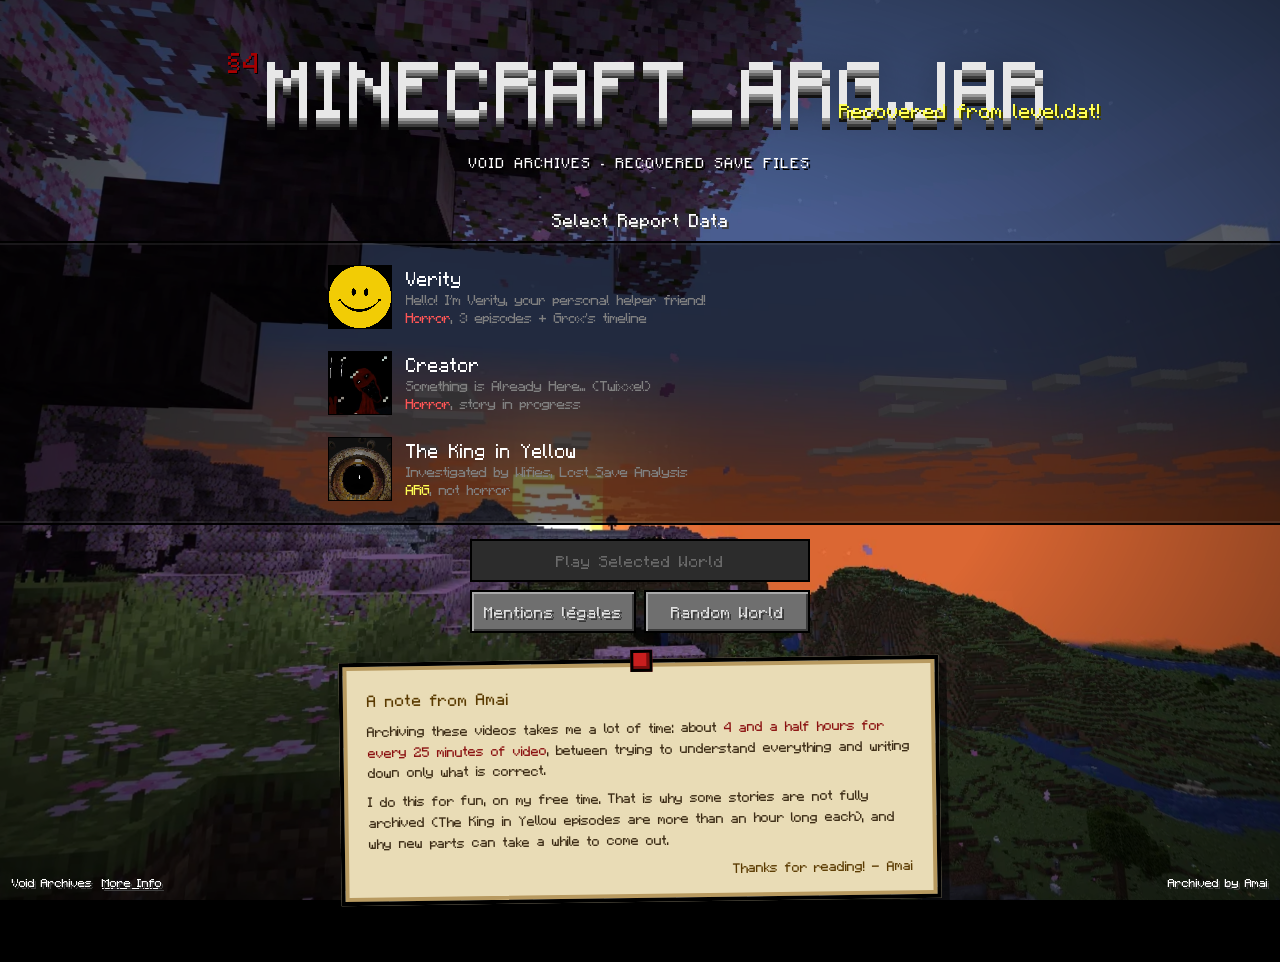
<file: index.html>
<!DOCTYPE html>
<html lang="fr">
<head>
    <meta charset="UTF-8">
    <meta name="viewport" content="width=device-width, initial-scale=1.0">
    <link rel="icon" href="favicon.ico" sizes="48x48">
    <link rel="icon" type="image/webp" href="Characters/Verity/Verity.webp" sizes="512x512">
    <title>Minecraft Horror ARG Archives: Creator, Verity, The King in Yellow</title>
    <meta name="description" content="Fan archives of Minecraft horror ARGs: Creator by Twixxel, Verity (ThatMob and Grox) and The King in Yellow. Full stories and dialogues.">
    <style>
        @font-face {
            font-family: 'Minecraftia';
            src: local('Minecraftia'), url('Minecraftia.woff') format('woff');
        }

        html { scrollbar-width: none; -ms-overflow-style: none; }
        html::-webkit-scrollbar { display: none; }

        :root {
            --accent: #55ffff;
            --accent-dark: #004466;
            --gray: #aaaaaa;
        }
        body.theme-red    { --accent: #ff5555; --accent-dark: #3f0000; }
        body.theme-yellow { --accent: #ffff55; --accent-dark: #3f3f00; }

        * { box-sizing: border-box; }

        body {
            font-family: 'Minecraftia', 'Courier New', monospace;
            background: #000;
            color: #fff;
            margin: 0;
            min-height: 100vh;
            display: flex;
            flex-direction: column;
            overflow-x: hidden;
            image-rendering: pixelated;
            -webkit-user-select: none;
            user-select: none;
        }
        img { -webkit-user-drag: none; user-drag: none; pointer-events: none; }

        /* =========================================================
           PANORAMA : ciel par défaut, il se corrompt selon le monde survolé
           ========================================================= */
        .pano {
            position: fixed;
            inset: -8%;
            background-size: cover;
            background-position: center;
            opacity: 0;
            transition: opacity 0.8s ease;
            animation: pan 60s ease-in-out infinite alternate;
            z-index: -2;
        }
        .pano.on { opacity: 1; }
        @keyframes pan {
            from { transform: scale(1.05) translateX(-3%); }
            to   { transform: scale(1.12) translateX(3%); }
        }
        /* Le vrai panorama de l'écran titre (1.20.1) : un cube autour de la caméra qui tourne lentement */
        .cube-scene {
            position: fixed;
            inset: 0;
            overflow: hidden;
            z-index: -3;
            background: #6a8ab8;
        }
        .cube {
            position: absolute;
            left: 50%;
            top: 50%;
            width: 0;
            height: 0;
            transform-style: preserve-3d;
        }
        .cube > div {
            position: absolute;
            width: 2052px;
            height: 2052px;
            margin: -1026px 0 0 -1026px;
            background-size: 100% 100%;
            image-rendering: auto;
            backface-visibility: hidden;
        }
        .cube .f0 { background-image: url('Panorama/panorama_0.webp'); transform: translateZ(-1024px); }
        .cube .f1 { background-image: url('Panorama/panorama_1.webp'); transform: rotateY(-90deg) translateZ(-1024px); }
        .cube .f2 { background-image: url('Panorama/panorama_2.webp'); transform: rotateY(180deg) translateZ(-1024px); }
        .cube .f3 { background-image: url('Panorama/panorama_3.webp'); transform: rotateY(90deg) translateZ(-1024px); }
        .cube .f4 { background-image: url('Panorama/panorama_4.webp'); transform: rotateX(-90deg) translateZ(-1024px); }
        .cube .f5 { background-image: url('Panorama/panorama_5.webp'); transform: rotateX(90deg) translateZ(-1024px); }
        /* le panorama s'éteint quand un monde est survolé */
        .cube-scene { transition: filter 0.8s; }
        body.theme-red .cube-scene, body.theme-yellow .cube-scene { filter: brightness(0.3) saturate(0.5); }
        .pano-verity  { background-image: url('Characters/Verity/Images/evil_verity.webp'); filter: brightness(0.45) saturate(1.2); }
        .pano-creator { background-image: url('Characters/Creator/Images/here.webp'); filter: brightness(0.45) saturate(1.3); }
        .pano-king    { background-image: url('Characters/TheKingInYellow/Thekinginyellowtrueform.webp'); filter: brightness(0.5) sepia(0.3); }
        .pano-tint {
            position: fixed;
            inset: 0;
            z-index: -1;
            pointer-events: none;
            background: radial-gradient(ellipse at center, transparent 40%, rgba(0, 0, 0, 0.55) 100%);
            transition: background 0.8s;
        }
        body.theme-red .pano-tint    { background: radial-gradient(ellipse at center, rgba(60,0,0,0.25) 30%, rgba(0,0,0,0.9) 100%); }
        body.theme-yellow .pano-tint { background: radial-gradient(ellipse at center, rgba(40,40,0,0.2) 30%, rgba(0,0,0,0.85) 100%); }

        /* Grain et lignes d'écran : invisibles dans le ciel, ils apparaissent quand ça devient sombre */
        .fx-grain, .fx-scan { position: fixed; inset: 0; pointer-events: none; z-index: 900; opacity: 0; transition: opacity 0.6s; }
        .fx-scan { background: repeating-linear-gradient(to bottom, rgba(0,0,0,0.2) 0 1px, transparent 1px 3px); mix-blend-mode: multiply; }
        .fx-grain {
            background-image: url("data:image/svg+xml,%3Csvg xmlns='http://www.w3.org/2000/svg' width='160' height='160'%3E%3Cfilter id='n'%3E%3CfeTurbulence type='fractalNoise' baseFrequency='0.9' numOctaves='2' stitchTiles='stitch'/%3E%3C/filter%3E%3Crect width='100%25' height='100%25' filter='url(%23n)'/%3E%3C/svg%3E");
            animation: grain 0.6s steps(4) infinite;
        }
        body.theme-red .fx-grain, body.theme-yellow .fx-grain { opacity: 0.09; }
        body.theme-red .fx-scan, body.theme-yellow .fx-scan { opacity: 1; }
        @keyframes grain {
            0% { transform: translate(0, 0); } 25% { transform: translate(-30px, 20px); }
            50% { transform: translate(20px, -40px); } 75% { transform: translate(-10px, 30px); } 100% { transform: translate(0, 0); }
        }

        /* =========================================================
           LOGO + SPLASH (écran titre)
           ========================================================= */
        .title {
            position: relative;
            text-align: center;
            padding: 50px 16px 10px;
        }
        .logo-wrap { position: relative; display: inline-block; }
        .logo {
            position: relative;
            margin: 0;
            font-weight: normal;
            font-size: clamp(26px, 6.4vw, 64px);
            line-height: 1.15;
            color: #e8e8e8;
            letter-spacing: 1px;
            text-shadow:
                0 3px 0 #9a9a9a,
                0 6px 0 #6a6a6a,
                0 9px 0 #3a3a3a,
                0 12px 0 #111,
                0 0 40px rgba(0, 0, 0, 0.4);
            transition: color 0.4s;
        }
        .logo sup { font-size: 0.35em; color: #aa0000; text-shadow: 1px 1px 0 #000; vertical-align: top; margin-right: 6px; }
        body.theme-red .logo {
            color: #ff4545;
            text-shadow: 0 3px 0 #a00000, 0 6px 0 #700000, 0 9px 0 #400000, 0 12px 0 #1a0000, 0 0 50px rgba(255,0,0,0.5);
        }
        body.theme-yellow .logo {
            color: #ffff66;
            text-shadow: 0 3px 0 #b0a000, 0 6px 0 #706600, 0 9px 0 #403a00, 0 12px 0 #1a1800, 0 0 50px rgba(255,255,0,0.35);
        }
        .logo::before, .logo::after {
            content: attr(data-text);
            position: absolute;
            inset: 0;
            opacity: 0;
            text-shadow: none;
        }
        .logo::before { color: #00ffff; }
        .logo::after  { color: #ff00ff; }
        .logo.glitch::before { animation: glitch-a 0.35s steps(1) both; }
        .logo.glitch::after  { animation: glitch-b 0.35s steps(1) both; }
        @keyframes glitch-a {
            0%   { opacity: 0.8; clip-path: inset(10% 0 70% 0); transform: translate(-6px, 0); }
            30%  { clip-path: inset(60% 0 10% 0); transform: translate(5px, 0); }
            60%  { clip-path: inset(30% 0 45% 0); transform: translate(-3px, 0); }
            100% { opacity: 0; }
        }
        @keyframes glitch-b {
            0%   { opacity: 0.8; clip-path: inset(70% 0 5% 0); transform: translate(6px, 0); }
            40%  { clip-path: inset(15% 0 60% 0); transform: translate(-5px, 0); }
            70%  { clip-path: inset(45% 0 30% 0); transform: translate(2px, 0); }
            100% { opacity: 0; }
        }
        .splash {
            position: absolute;
            right: -6%;
            bottom: 2%;
            color: #ffff55;
            font-size: clamp(10px, 1.6vw, 16px);
            white-space: nowrap;
            text-shadow: 2px 2px 0 #3f3f00;
            animation: splash 0.45s ease-in-out infinite alternate;
        }
        @keyframes splash {
            from { transform: rotate(-16deg) scale(0.92); }
            to   { transform: rotate(-16deg) scale(1.04); }
        }
        .sub {
            margin: 30px 0 0;
            font-size: 11px;
            color: #fff;
            text-shadow: 2px 2px 0 #000;
            letter-spacing: 2px;
        }

        /* =========================================================
           ÉCRAN « SELECT WORLD »
           ========================================================= */
        .screen-title {
            text-align: center;
            margin: 28px 0 10px;
            font-size: 14px;
            color: #fff;
            text-shadow: 2px 2px 0 #3f3f3f;
        }
        .worlds {
            width: 100%;
            background: rgba(0, 0, 0, 0.55);
            border-top: 2px solid #000;
            border-bottom: 2px solid #000;
            box-shadow: inset 0 2px 0 rgba(255,255,255,0.08), inset 0 -2px 0 rgba(255,255,255,0.08);
            padding: 14px 16px;
        }
        .list { max-width: 640px; margin: 0 auto; display: flex; flex-direction: column; gap: 6px; }

        .world {
            display: flex;
            gap: 14px;
            align-items: center;
            padding: 6px;
            border: 2px solid transparent;
            text-decoration: none;
            color: #fff;
            outline: none;
            cursor: pointer;
        }
        .world.selected { border-color: #a0a0a0; background: rgba(0, 0, 0, 0.6); }
        body.theme-red .world.selected    { border-color: #ff5555; box-shadow: 0 0 16px rgba(255, 0, 0, 0.35); }
        body.theme-yellow .world.selected { border-color: #ffff55; box-shadow: 0 0 16px rgba(255, 255, 0, 0.25); }

        /* Icône 64x64 avec la flèche ▶ au survol, comme dans Minecraft */
        .icon {
            position: relative;
            width: 64px;
            height: 64px;
            flex-shrink: 0;
            background: #000;
            border: 1px solid #000;
            overflow: hidden;
        }
        .icon img { width: 100%; height: 100%; display: block; object-fit: cover; }
        .icon .alt { position: absolute; inset: 0; opacity: 0; }
        .world.selected .icon .alt { opacity: 1; }
        .icon::after {
            content: "";
            position: absolute;
            inset: 0;
            background: rgba(0, 0, 0, 0.45) url("data:image/svg+xml,%3Csvg xmlns='http://www.w3.org/2000/svg' viewBox='0 0 8 8' shape-rendering='crispEdges'%3E%3Cpath fill='%23fff' d='M2 1h1v6H2zM3 2h1v4H3zM4 3h1v2H4z'/%3E%3C/svg%3E") center / 32px 32px no-repeat;
            opacity: 0;
        }
        .world.selected .icon::after { opacity: 1; }

        .info { display: block; flex: 1; min-width: 0; line-height: 1.6; }
        .info > span { display: block; }
        .info .name { font-size: 15px; color: #fff; }
        .info .line { font-size: 11px; color: #808080; white-space: nowrap; overflow: hidden; text-overflow: ellipsis; }
        .info .mode { font-size: 11px; color: #808080; }
        .info .mode .horror { color: #ff5555; }
        .info .mode .arg { color: #ffff55; }
        .world.selected .info .name { color: var(--accent); text-shadow: 2px 2px 0 var(--accent-dark); }

        /* Boutons du bas, comme l'écran de sélection de Minecraft */
        .buttons {
            display: grid;
            grid-template-columns: 1fr 1fr;
            gap: 8px;
            max-width: 640px;
            margin: 14px auto 0;
            padding: 0 16px;
        }
        .mc-btn {
            display: block;
            text-align: center;
            font-family: inherit;
            background: #6f6f6f;
            border: 2px solid #000;
            box-shadow: inset 2px 2px 0 #aaaaaa, inset -2px -2px 0 #3c3c3c;
            padding: 10px 12px;
            color: #e0e0e0;
            text-decoration: none;
            font-size: 13px;
            text-shadow: 2px 2px 0 #383838;
            cursor: pointer;
        }
        .mc-btn:hover { background: #7e86b8; box-shadow: inset 2px 2px 0 #bec6ff, inset -2px -2px 0 #3a4170; color: #ffffa0; }
        body.theme-red .mc-btn:hover    { background: #8a2a2a; box-shadow: inset 2px 2px 0 #d06060, inset -2px -2px 0 #3a0e0e; color: #fff; }
        body.theme-yellow .mc-btn:hover { background: #8a8020; box-shadow: inset 2px 2px 0 #d8d060, inset -2px -2px 0 #3a360a; color: #fff; }
        .mc-btn.disabled { background: #2c2c2c; box-shadow: none; color: #6a6a6a; text-shadow: none; pointer-events: none; }
        .mc-btn.wide { grid-column: 1 / -1; }

        /* Note d'Amai : un petit papier épinglé */
        .note-wrap { padding: 0 16px; }
        .note {
            position: relative;
            max-width: 600px;
            margin: 26px auto 0;
            padding: 22px 24px 18px;
            background: #e9dcb6;
            color: #3a2a14;
            border: 4px solid #000;
            box-shadow: inset 0 0 0 4px #b89a60, 8px 8px 0 rgba(0,0,0,0.5);
            font-size: 11px;
            line-height: 1.9;
            transform: rotate(-0.8deg);
            transition: transform 0.3s;
        }
        .note:hover { transform: rotate(0deg) scale(1.01); }
        /* l'épingle rouge */
        .note::before {
            content: "";
            position: absolute;
            top: -13px;
            left: 50%;
            width: 16px;
            height: 16px;
            margin-left: -8px;
            background: #c81e1e;
            border: 3px solid #000;
            box-shadow: inset -3px -3px 0 #7a0e0e;
        }
        .note h2 { margin: 0 0 8px; font-weight: normal; font-size: 13px; color: #5a3a00; }
        .note p { margin: 0 0 8px; }
        .note p:last-child { margin: 0; text-align: right; color: #5a3a00; }
        .note b { color: #8a1010; font-weight: normal; }

        /* la place du coin en bas, pour qu'il ne cache jamais la fin de la note */
        .spacer { flex: 1; min-height: 60px; }
        /* Collé en bas de l'écran comme sur l'écran titre, visible sans faire défiler */
        .corner {
            position: fixed;
            left: 0;
            right: 0;
            bottom: 0;
            z-index: 5;
            display: flex;
            justify-content: space-between;
            gap: 12px;
            padding: 10px 12px;
            font-size: 10px;
            color: #fff;
            text-shadow: 2px 2px 0 #3f3f3f;
        }
        .corner .more { color: #fff; margin-left: 10px; }
        .corner .more:hover { color: #ffffa0; }

        /* =========================================================
           MORE INFO : l'écran de debug (F3) s'ouvre par-dessus le menu,
           puis les bordures de chunks (F3+G) quadrillent l'écran
           ========================================================= */
        .debug {
            position: fixed;
            inset: 0;
            z-index: 998;
            display: flex;
            justify-content: space-between;
            gap: 20px;
            padding: 2px;
            font-size: 11px;
            line-height: 1.5;
            pointer-events: none;
        }
        .debug p {
            display: table;
            margin: 0 0 1px;
            padding: 2px 3px 0;
            min-height: 1.5em;
            background: rgba(80, 80, 80, 0.56);
            color: #e0e0e0;
            text-shadow: none;
            visibility: hidden;
        }
        .debug p.gap { background: none; }
        .debug p.on { visibility: visible; }
        .debug .r p { margin-left: auto; }
        .debug .y { color: #ffff55; }
        .chunks {
            position: fixed;
            inset: 0;
            z-index: 997;
            pointer-events: none;
            background:
                repeating-linear-gradient(90deg, #ffff00 0 2px, transparent 2px 128px),
                repeating-linear-gradient(0deg, #ffff00 0 2px, transparent 2px 128px),
                repeating-linear-gradient(90deg, rgba(64, 64, 255, 0.7) 0 1px, transparent 1px 16px),
                repeating-linear-gradient(0deg, rgba(64, 64, 255, 0.7) 0 1px, transparent 1px 16px);
            background-position: center;
            clip-path: circle(0 at var(--x) var(--y));
            animation: chunks 0.55s steps(10) forwards;
        }
        @keyframes chunks { to { clip-path: circle(150% at var(--x) var(--y)); } }
        body.f3-on > :not(.debug):not(.chunks):not(script) {
            transition: filter 0.6s steps(6);
            filter: blur(4px) brightness(0.45) saturate(0.4);
        }

        /* Petit fondu au noir en chargeant un monde */
        .loading {
            position: fixed;
            inset: 0;
            z-index: 999;
            display: flex;
            flex-direction: column;
            align-items: center;
            justify-content: center;
            gap: 14px;
            background: #000 url('netherrack.png') 0 0 / 64px;
            font-size: 13px;
            text-shadow: 2px 2px 0 #3f3f3f;
        }
        .loading::before { content: ""; position: absolute; inset: 0; background: rgba(0,0,0,0.75); }
        .loading p { position: relative; margin: 0; }
        .loading .bar { position: relative; width: 200px; height: 4px; background: #808080; }
        .loading .bar span { display: block; height: 100%; width: 0; background: #80ff20; animation: load 0.5s steps(8) forwards; }
        @keyframes load { to { width: 100%; } }

        @media (max-width: 560px) {
            .buttons { grid-template-columns: 1fr; }
            .splash { right: 0; bottom: -10%; }
            .icon { width: 52px; height: 52px; }
        }
        @media (prefers-reduced-motion: reduce) {
            *, *::before, *::after { animation: none !important; transition: none !important; }
        }
    </style>
    <script src="void-arrive.js"></script>
    <script src="version.js"></script>
</head>
<body>

    <div class="cube-scene" id="cubeScene">
        <div class="cube" id="cube">
            <div class="f0"></div><div class="f1"></div><div class="f2"></div>
            <div class="f3"></div><div class="f4"></div><div class="f5"></div>
        </div>
    </div>
    <div class="pano pano-verity" data-pano="verity"></div>
    <div class="pano pano-creator" data-pano="creator"></div>
    <div class="pano pano-king" data-pano="king"></div>
    <div class="pano-tint"></div>
    <div class="fx-scan"></div>
    <div class="fx-grain"></div>

    <header class="title">
        <div class="logo-wrap">
            <h1 class="logo" id="logo" data-text="MINECRAFT_ARG.JAR"><sup>&sect;4</sup><span id="logoText">MINECRAFT_ARG.JAR</span></h1>
            <span class="splash" id="splash">Now with 100% more horror!</span>
        </div>
        <p class="sub">VOID ARCHIVES &middot; RECOVERED SAVE FILES</p>
    </header>

    <p class="screen-title">Select Report Data</p>

    <div class="worlds">
        <div class="list" id="list">

            <a href="Characters/Verity/" class="world" data-theme="red" data-pano="verity" data-logo="MINECRAFT_HORROR.JAR">
                <span class="icon">
                    <img src="Characters/Verity/Images/Verity_happy_face.webp" alt="">
                    <img class="alt" src="Characters/Verity/Images/Verity_evil_face.png" alt="">
                </span>
                <span class="info">
                    <span class="name">Verity</span>
                    <span class="line">Hello! I'm Verity, your personal helper friend!</span>
                    <span class="mode"><span class="horror">Horror</span>, 3 episodes + Grox's timeline</span>
                </span>
            </a>

            <a href="Characters/Creator/" class="world" data-theme="red" data-pano="creator" data-logo="MINECRAFT_HORROR.JAR">
                <span class="icon"><img src="Characters/Creator/Creator.png" alt="" style="object-position: 60% 45%; transform: scale(1.8); transform-origin: 60% 50%;"></span>
                <span class="info">
                    <span class="name">Creator</span>
                    <span class="line">Something is Already Here... (Twixxel)</span>
                    <span class="mode"><span class="horror">Horror</span>, story in progress</span>
                </span>
            </a>

            <a href="Characters/TheKingInYellow/" class="world" data-theme="yellow" data-pano="king" data-logo="MINECRAFT_ARG.JAR">
                <span class="icon"><img src="Characters/TheKingInYellow/Thekinginyellowtrueform.webp" alt="" style="object-position: 50% 55%; transform: scale(1.6);"></span>
                <span class="info">
                    <span class="name">The King in Yellow</span>
                    <span class="line">Investigated by Wifies, Lost Save Analysis</span>
                    <span class="mode"><span class="arg">ARG</span>, not horror</span>
                </span>
            </a>

        </div>
    </div>

    <div class="buttons">
        <a href="#" class="mc-btn wide disabled" id="play">Play Selected World</a>
        <a href="mentions-legales.html" class="mc-btn">Mentions l&eacute;gales</a>
        <a href="#" class="mc-btn" id="random">Random World</a>
    </div>

    <div class="note-wrap">
        <div class="note">
            <h2>A note from Amai</h2>
            <p>Archiving these videos takes me a lot of time: about <b>4 and a half hours for every 25 minutes of video</b>, between trying to understand everything and writing down only what is correct.</p>
            <p>I do this for fun, on my free time. That is why some stories are not fully archived (The King in Yellow episodes are more than an hour long each), and why new parts can take a while to come out.</p>
            <p>Thanks for reading! - Amai</p>
        </div>
    </div>

    <div class="spacer"></div>

    <div class="corner">
        <span><span id="version">Void Archives</span><a href="info.html" class="more" id="more">More Info</a></span>
        <span>Archived by Amai</span>
    </div>

    <script>
        var CALM = window.matchMedia("(prefers-reduced-motion: reduce)").matches;

        // Texte jaune au hasard, comme sur l'écran titre
        // Rotation du panorama, comme sur l'écran titre de Minecraft
        (function () {
            var scene = document.getElementById("cubeScene");
            var cube = document.getElementById("cube");
            var FOV = 75, yaw = 0, last = performance.now();
            function fit() {
                var p = innerHeight / 2 / Math.tan(FOV * Math.PI / 360);
                scene.style.perspective = p + "px";
                cube.dataset.p = p;
            }
            function frame(now) {
                yaw = (yaw + (now - last) * 0.0045) % 360;
                last = now;
                cube.style.transform = "translateZ(" + cube.dataset.p + "px) rotateX(" + (8 + Math.sin(now / 9000) * 3).toFixed(2) + "deg) rotateY(" + yaw.toFixed(3) + "deg)";
                if (!CALM) requestAnimationFrame(frame);
            }
            fit();
            addEventListener("resize", fit);
            requestAnimationFrame(frame);
        })();

        var SPLASHES = [
            "Now with 100% more horror!",
            "Don't give it permission!",
            "Ask me anything!",
            "AIGHT BET!",
            "Something is Already Here!",
            "Don't turn left!",
            "It becomes interested!",
            "Recovered from level.dat!"
        ];
        document.getElementById("splash").textContent = SPLASHES[Math.floor(Math.random() * SPLASHES.length)];

        (function () {
            var body = document.body;
            var logo = document.getElementById("logo");
            var logoText = document.getElementById("logoText");
            var play = document.getElementById("play");
            var worlds = Array.prototype.slice.call(document.querySelectorAll(".world"));
            var panos = document.querySelectorAll(".pano");
            var current = null;

            function glitch() {
                if (CALM) return;
                logo.classList.remove("glitch");
                void logo.offsetWidth;
                logo.classList.add("glitch");
            }

            function setLogo(text) {
                if (logoText.textContent === text) return;
                logoText.textContent = text;
                logo.dataset.text = text;
                glitch();
            }

            function select(w) {
                current = w;
                worlds.forEach(function (x) { x.classList.toggle("selected", x === w); });
                body.classList.remove("theme-red", "theme-yellow");
                var pano = "sky";
                if (w) {
                    body.classList.add("theme-" + w.dataset.theme);
                    pano = w.dataset.pano;
                    setLogo(w.dataset.logo);
                    play.classList.remove("disabled");
                    play.textContent = "Play: " + w.querySelector(".name").textContent;
                } else {
                    setLogo("MINECRAFT_ARG.JAR");
                    play.classList.add("disabled");
                    play.textContent = "Play Selected World";
                }
                panos.forEach(function (p) { p.classList.toggle("on", p.dataset.pano === pano); });
            }

            function load(w) {
                var d = document.createElement("div");
                d.className = "loading";
                d.innerHTML = '<p>Loading world</p><div class="bar"><span></span></div><p></p>';
                d.lastChild.textContent = w.querySelector(".name").textContent;
                body.appendChild(d);
                setTimeout(function () { location.href = w.getAttribute("href"); }, 550);
            }

            worlds.forEach(function (w) {
                w.addEventListener("mouseenter", function () { select(w); });
                w.addEventListener("focus", function () { select(w); });
                w.addEventListener("click", function (e) { e.preventDefault(); select(w); load(w); });
            });
            document.getElementById("list").addEventListener("mouseleave", function () { select(null); });

            play.addEventListener("click", function (e) { e.preventDefault(); if (current) load(current); });
            document.getElementById("random").addEventListener("click", function (e) {
                e.preventDefault();
                var w = worlds[Math.floor(Math.random() * worlds.length)];
                select(w);
                setTimeout(function () { load(w); }, 400);
            });

            // Clavier : flèches haut/bas pour choisir, Entrée pour charger
            addEventListener("keydown", function (e) {
                var i = worlds.indexOf(current);
                if (e.key === "ArrowDown") { select(worlds[(i + 1) % worlds.length]); e.preventDefault(); }
                else if (e.key === "ArrowUp") { select(worlds[(i - 1 + worlds.length) % worlds.length]); e.preventDefault(); }
                else if (e.key === "Enter" && current) load(current);
            });

            // En revenant en arrière, on enlève l'écran de chargement
            addEventListener("pageshow", function () { document.querySelectorAll(".loading").forEach(function (d) { d.remove(); }); });

            // Version du site = dernier commit GitHub ; sans réponse, juste "Void Archives"
            var version = null;
            getSiteVersion(function (v) {
                version = v;
                if (v) document.getElementById("version").textContent = "Void Archives " + v.number;
            });

            // More Info : l'écran F3 s'écrit ligne par ligne, puis les bordures de chunks partent du lien
            var more = document.getElementById("more");
            more.addEventListener("click", function (e) {
                if (CALM || body.classList.contains("f3-on")) return;
                e.preventDefault();
                var num = version ? version.number : "release";
                var sha = version ? version.sha : "unknown";
                var x = Math.round(Math.random() * 4000 - 2000), z = Math.round(Math.random() * 4000 - 2000);
                var left = [
                    "Minecraft 1.20.1 (Void Archives/" + num + ")",
                    "60 fps T: vsync fancy clouds",
                    "Integrated server @ 0 ms ticks",
                    "C: 6/6 pages (sitemap.xml)",
                    "E: 3/3 entities (Creator, Verity, The King in Yellow)",
                    "",
                    "XYZ: " + x + ".500 / 64.00000 / " + z + ".500",
                    "Facing: bottom-left (More Info)",
                    "Biome: minecraft:the_void",
                    "",
                    "<span class=y>Targeted Block: minecraft:info_page</span>"
                ];
                var right = [
                    "Java: 17.0.8 64bit",
                    "Mem: " + (40 + Math.floor(Math.random() * 30)) + "% 1337/2048MB",
                    "Display: " + innerWidth + "x" + innerHeight,
                    "",
                    "Commit: " + sha,
                    "Archived by Amai"
                ];
                function col(lines, cls) {
                    return '<div class="' + cls + '">' + lines.map(function (l) { return "<p" + (l ? "" : ' class="gap"') + ">" + l + "</p>"; }).join("") + "</div>";
                }
                var f3 = document.createElement("div");
                f3.className = "debug";
                f3.innerHTML = col(left, "l") + col(right, "r");
                body.appendChild(f3);

                var lines = f3.querySelectorAll("p");
                lines.forEach(function (p, i) { setTimeout(function () { p.classList.add("on"); }, 35 * i); });

                setTimeout(function () {
                    var r = more.getBoundingClientRect();
                    var g = document.createElement("div");
                    g.className = "chunks";
                    g.style.setProperty("--x", (r.left + r.width / 2) + "px");
                    g.style.setProperty("--y", (r.top + r.height / 2) + "px");
                    body.appendChild(g);
                    body.classList.add("f3-on");
                }, 35 * lines.length + 150);

                setTimeout(function () { location.href = "info.html#f3"; }, 35 * lines.length + 900);
            });
            addEventListener("pageshow", function () {
                body.classList.remove("f3-on");
                document.querySelectorAll(".debug, .chunks").forEach(function (d) { d.remove(); });
            });

            // De temps en temps, le logo grésille quand un monde d'horreur est sélectionné
            if (!CALM) setInterval(function () { if (body.classList.contains("theme-red") && Math.random() < 0.6) glitch(); }, 2200);
        })();
    </script>
</body>
</html>
</file>
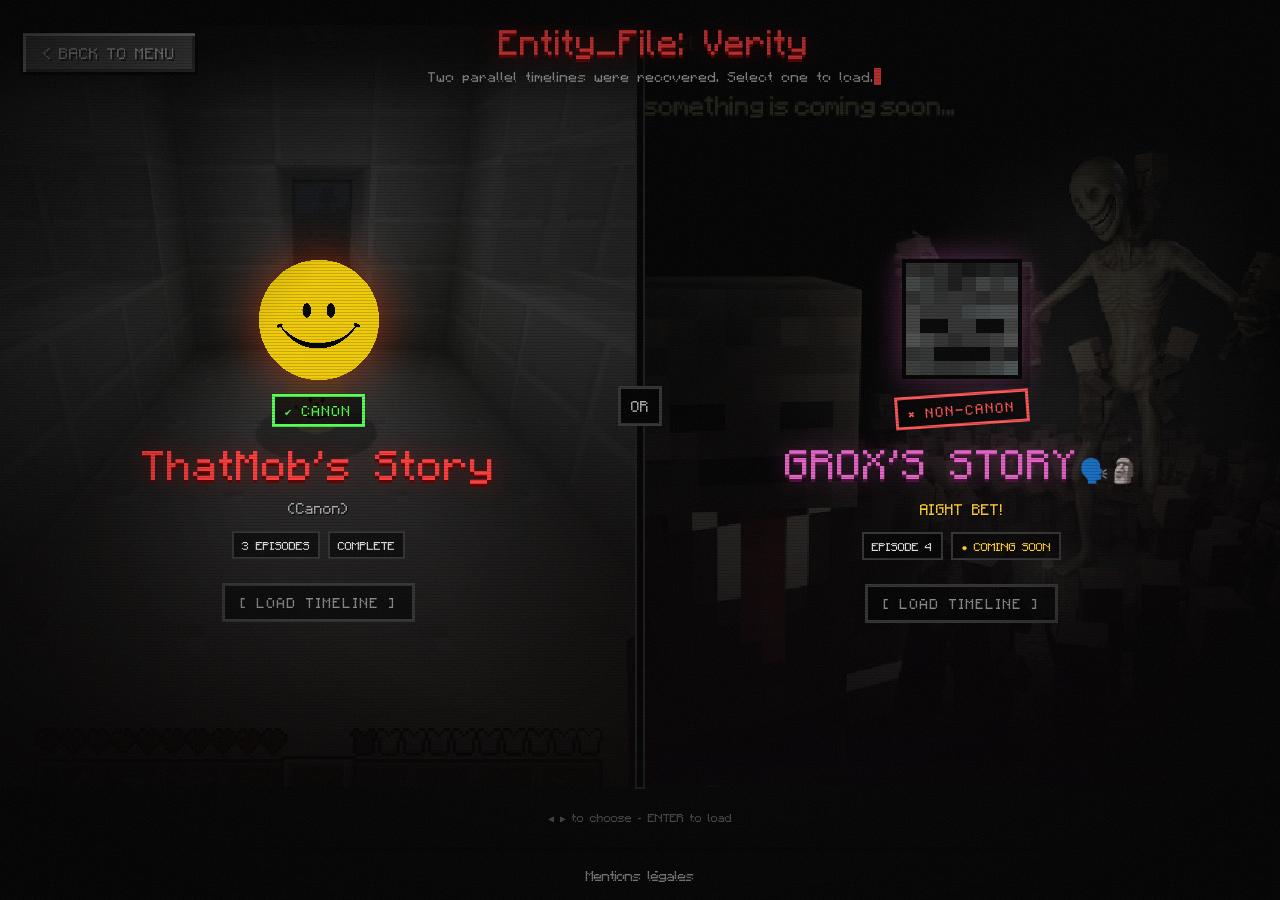
<file: Characters/Verity/index.html>
<!DOCTYPE html>
<html lang="en">
<head>
    <meta charset="UTF-8">
    <meta name="viewport" content="width=device-width, initial-scale=1.0">
    <link rel="icon" type="image/webp" href="Verity.webp">
    <title>Verity Minecraft ARG (ThatMob): Full Story &amp; Dialogues</title>
    <meta name="description" content="Verity, the Minecraft ARG by ThatMob. A friendly smiley that turns into something else. Read the full story and every dialogue, plus the Grox timeline.">
    <meta name="robots" content="max-image-preview:large">
    <link rel="canonical" href="https://arg.amaicraft.fr/Characters/Verity/">
    <meta property="og:type" content="article">
    <meta property="og:site_name" content="Minecraft Horror Archives">
    <meta property="og:title" content="Verity, ARG by ThatMob">
    <meta property="og:description" content="Verity, the Minecraft ARG by ThatMob. A friendly smiley that turns into something else. Read the full story and every dialogue, plus the Grox timeline.">
    <meta property="og:url" content="https://arg.amaicraft.fr/Characters/Verity/">
    <meta property="og:image" content="https://arg.amaicraft.fr/Characters/Verity/Verity.webp">
    <meta name="twitter:card" content="summary">
    <script type="application/ld+json">
    {
        "@context": "https://schema.org",
        "@type": "Article",
        "headline": "Verity Minecraft ARG (ThatMob): Full Story & Dialogues",
        "about": { "@type": "CreativeWork", "name": "Verity", "genre": "Minecraft ARG", "creator": { "@type": "Person", "name": "ThatMob" } },
        "author": { "@type": "Person", "name": "Amai" },
        "image": ["https://arg.amaicraft.fr/Characters/Verity/Verity.webp", "https://arg.amaicraft.fr/Characters/Verity/Images/friendly_verity.webp"],
        "mainEntityOfPage": "https://arg.amaicraft.fr/Characters/Verity/"
    }
    </script>
    <style>
        @font-face {
            font-family: 'Minecraftia';
            src: local('Minecraftia'), url('../../Minecraftia.woff') format('woff');
        }

        html { scrollbar-width: none; -ms-overflow-style: none; }
        html::-webkit-scrollbar { display: none; }

        :root {
            --text-gray: #aaaaaa;
            --gold: #ffcc33;
            --red: #ff3b3b;
            --pink: #e362c3;
        }

        * { box-sizing: border-box; }

        body {
            font-family: 'Minecraftia', 'Courier New', monospace;
            background: #050405;
            color: #fff;
            margin: 0;
            min-height: 100vh;
            display: flex;
            flex-direction: column;
            image-rendering: pixelated;
            -webkit-user-select: none;
            user-select: none;
        }
        img { -webkit-user-drag: none; user-drag: none; }

        .fx-vignette, .fx-grain, .fx-scan { position: fixed; inset: 0; pointer-events: none; z-index: 900; }
        .fx-vignette { background: radial-gradient(ellipse at center, transparent 45%, rgba(0,0,0,0.85) 100%); }
        .fx-scan { background: repeating-linear-gradient(to bottom, rgba(0,0,0,0.18) 0 1px, transparent 1px 3px); mix-blend-mode: multiply; }
        .fx-grain {
            opacity: 0.07;
            background-image: url("data:image/svg+xml,%3Csvg xmlns='http://www.w3.org/2000/svg' width='160' height='160'%3E%3Cfilter id='n'%3E%3CfeTurbulence type='fractalNoise' baseFrequency='0.9' numOctaves='2' stitchTiles='stitch'/%3E%3C/filter%3E%3Crect width='100%25' height='100%25' filter='url(%23n)'/%3E%3C/svg%3E");
            animation: grain 0.6s steps(4) infinite;
        }
        @keyframes grain {
            0% { transform: translate(0, 0); } 25% { transform: translate(-30px, 20px); }
            50% { transform: translate(20px, -40px); } 75% { transform: translate(-10px, 30px); } 100% { transform: translate(0, 0); }
        }
        @keyframes caret { 50% { opacity: 0; } }

        /* =========================================================
           EN-TÊTE
           ========================================================= */
        .top {
            position: relative;
            z-index: 10;
            display: flex;
            align-items: center;
            justify-content: space-between;
            gap: 16px;
            padding: 20px;
            background: linear-gradient(#000, rgba(0,0,0,0));
        }
        .mc-btn {
            display: inline-block;
            font-family: inherit;
            background: #555;
            border: 3px solid #000;
            box-shadow: inset 3px 3px 0 #ababab, inset -3px -3px 0 #353535;
            padding: 10px 20px;
            color: #e0e0e0;
            text-decoration: none;
            font-size: 13px;
            text-shadow: 2px 2px 0 #222;
            cursor: pointer;
        }
        .mc-btn:hover { background: #7a2222; box-shadow: inset 3px 3px 0 #ba5555, inset -3px -3px 0 #3a0e0e; color: #fff; }
        .title { text-align: center; flex: 1; }
        .title h1 {
            margin: 0;
            font-weight: normal;
            font-size: clamp(18px, 3vw, 28px);
            color: var(--red);
            text-shadow: 0 3px 0 #6a0000, 0 0 24px rgba(255, 0, 0, 0.4);
        }
        .title p { margin: 6px 0 0; font-size: 11px; color: var(--text-gray); letter-spacing: 1px; }
        .title p .caret { display: inline-block; width: 7px; background: var(--red); animation: caret 0.8s steps(1) infinite; }
        .top-spacer { width: 150px; }
        @media (max-width: 700px) { .top { flex-direction: column; } .top-spacer { display: none; } }

        /* =========================================================
           LES DEUX TIMELINES
           ========================================================= */
        .split {
            position: relative;
            flex: 1;
            display: flex;
            min-height: 520px;
            margin-top: -80px;
        }
        @media (max-width: 700px) { .split { flex-direction: column; margin-top: 0; } }

        .side {
            position: relative;
            flex: 1 1 0;
            min-width: 0;
            display: flex;
            flex-direction: column;
            align-items: center;
            justify-content: center;
            gap: 14px;
            padding: 110px 24px 40px;
            text-align: center;
            text-decoration: none;
            color: #fff;
            overflow: hidden;
            outline: none;
            transition: flex-grow 0.5s cubic-bezier(.2,.8,.2,1), filter 0.4s;
        }
        @media (max-width: 700px) { .side { min-height: 380px; padding-top: 40px; } }
        .side > *:not(.bg) { position: relative; z-index: 2; }

        .bg {
            position: absolute;
            inset: -4%;
            background-size: cover;
            background-position: center;
            filter: grayscale(0.7) brightness(0.35);
            transform: scale(1.02);
            transition: filter 0.5s, transform 6s ease-out;
        }
        .bg::after {
            content: "";
            position: absolute;
            inset: 0;
        }
        .mob .bg  { background-image: url('Images/VerityInFrontOfMob.webp'); }
        .grox .bg { background-image: url("Images/Grox'sLastPost.webp"); background-position: 62% 72%; }
        .mob .bg::after  { background: linear-gradient(to top, rgba(40, 0, 0, 0.9), rgba(0,0,0,0.2) 60%), radial-gradient(ellipse at center, transparent, rgba(0,0,0,0.6)); }
        .grox .bg::after { background: linear-gradient(to top, rgba(40, 0, 30, 0.9), rgba(0,0,0,0.2) 60%), radial-gradient(ellipse at center, transparent, rgba(0,0,0,0.6)); }

        /* Le côté choisi s'élargit et reprend ses couleurs, l'autre s'éteint */
        .split.has-focus .side { filter: brightness(0.45) saturate(0.4); }
        .split.has-focus .side.active { flex-grow: 1.7; filter: none; }
        .side.active .bg { filter: grayscale(0) brightness(0.55); transform: scale(1.1); }

        /* Bordure lumineuse du côté choisi */
        .side::after {
            content: "";
            position: absolute;
            inset: 0;
            border: 4px solid transparent;
            pointer-events: none;
            transition: border-color 0.3s, box-shadow 0.3s;
            z-index: 3;
        }
        .mob.active::after  { border-color: var(--red);  box-shadow: inset 0 0 60px rgba(255, 0, 0, 0.35); }
        .grox.active::after { border-color: var(--pink); box-shadow: inset 0 0 60px rgba(227, 98, 195, 0.35); }

        /* La séparation au milieu */
        .divider {
            position: relative;
            z-index: 5;
            width: 6px;
            background: #000;
            box-shadow: 0 0 0 2px #1a1a1a;
            display: flex;
            align-items: center;
            justify-content: center;
        }
        .divider span {
            position: absolute;
            background: #000;
            border: 3px solid #333;
            padding: 8px 10px;
            font-size: 12px;
            color: var(--text-gray);
            white-space: nowrap;
        }
        @media (max-width: 700px) { .divider { width: auto; height: 6px; } }

        /* Contenu de chaque côté */
        .icon {
            width: 120px;
            height: 120px;
            transition: transform 0.4s;
        }
        .side.active .icon { transform: scale(1.12); }
        .mob .icon { filter: drop-shadow(0 0 24px rgba(255, 60, 0, 0.55)); }
        .mob .icon img { width: 100%; height: 100%; display: block; }
        .mob .icon .happy, .mob.active .icon .evil { display: block; }
        .mob .icon .evil, .mob.active .icon .happy { display: none; }
        .grox .icon { border: 4px solid #000; box-shadow: 0 0 30px rgba(227, 98, 195, 0.4), 8px 8px 0 rgba(0,0,0,0.5); }
        .grox .icon canvas { width: 100%; height: 100%; display: block; image-rendering: pixelated; }
        .grox.active .icon { animation: grox-shake 0.3s steps(2) infinite; }
        @keyframes grox-shake { 0% { transform: scale(1.12) rotate(0); } 50% { transform: scale(1.12) translate(-2px, 1px) rotate(-2deg); } 100% { transform: scale(1.12) translate(2px, -1px) rotate(2deg); } }

        .stamp {
            font-size: 11px;
            padding: 5px 10px;
            border: 3px solid currentColor;
            background: rgba(0, 0, 0, 0.6);
            letter-spacing: 2px;
        }
        .stamp.canon { color: #55ff55; }
        .stamp.noncanon { color: #ff5555; transform: rotate(-4deg); }

        .name {
            font-size: clamp(20px, 3.4vw, 34px);
            line-height: 1.3;
            text-shadow: 3px 3px 0 #000;
        }
        .mob .name { color: var(--red); text-shadow: 0 3px 0 #5a0000, 0 0 24px rgba(255,0,0,0.4); }
        .grox .name { color: var(--pink); text-shadow: 0 3px 0 #4a0f3c, 0 0 24px rgba(227,98,195,0.4); }
        .name .emoji { font-family: "Segoe UI Emoji", "Apple Color Emoji", "Noto Color Emoji", sans-serif; font-size: 0.7em; text-shadow: none; }
        .sub { font-size: 12px; color: var(--text-gray); text-shadow: 1px 1px 0 #000; }
        .grox .sub { color: var(--gold); }

        .meta {
            display: flex;
            gap: 8px;
            flex-wrap: wrap;
            justify-content: center;
            font-size: 10px;
        }
        .meta span {
            padding: 4px 8px;
            background: rgba(0, 0, 0, 0.6);
            border: 2px solid #333;
            color: #ddd;
        }
        .meta .live { color: var(--gold); }
        .meta .live::before { content: "\25CF  "; animation: caret 1s steps(1) infinite; }

        .load {
            margin-top: 10px;
            font-size: 11px;
            letter-spacing: 2px;
            color: #888;
            padding: 8px 16px;
            border: 3px solid #333;
            background: rgba(0, 0, 0, 0.6);
            transition: color 0.2s, border-color 0.2s, background 0.2s;
        }
        .mob.active .load  { color: #fff; border-color: var(--red);  background: #5a1010; }
        .grox.active .load { color: #fff; border-color: var(--pink); background: #5a1a4a; }
        .side.active .load::after { content: " \25B6"; animation: caret 0.8s steps(1) infinite; }

        .hint {
            position: relative;
            z-index: 10;
            text-align: center;
            font-size: 10px;
            color: #555;
            padding: 12px;
        }
        @media (hover: none) { .hint { display: none; } }

        /* Petit fondu en sortant de la page */
        .leave { position: fixed; inset: 0; background: #000; z-index: 999; animation: fade-out 0.35s steps(4) both; }
        @keyframes fade-out { from { opacity: 0; } to { opacity: 1; } }

        footer { padding: 16px; text-align: center; font-size: 11px; border-top: 4px solid #000; position: relative; z-index: 10; }
        footer a { color: #aaa; text-decoration: none; }
        footer a:hover { color: var(--red); }

        @media (prefers-reduced-motion: reduce) {
            *, *::before, *::after { animation: none !important; transition: none !important; }
        }
    </style>
</head>
<body>

    <div class="fx-vignette"></div>
    <div class="fx-scan"></div>
    <div class="fx-grain"></div>

    <div class="top">
        <a href="../../" class="mc-btn">&lt; BACK TO MENU</a>
        <div class="title">
            <h1>Entity_File: Verity</h1>
            <p>Two parallel timelines were recovered. Select one to load.<span class="caret">&nbsp;</span></p>
        </div>
        <div class="top-spacer"></div>
    </div>

    <div class="split" id="split">
        <a href="thatmob.html" class="side mob" data-index="0">
            <span class="bg"></span>
            <span class="icon">
                <img class="happy" src="Images/Verity_happy_face.webp" alt="">
                <img class="evil" src="Images/Verity_evil_face.png" alt="">
            </span>
            <span class="stamp canon">&#10004; CANON</span>
            <span class="name">ThatMob's Story</span>
            <span class="sub">(Canon)</span>
            <span class="meta"><span>3 EPISODES</span><span>COMPLETE</span></span>
            <span class="load">[ LOAD TIMELINE ]</span>
        </a>

        <div class="divider"><span>OR</span></div>

        <a href="grox.html" class="side grox" data-index="1">
            <span class="bg"></span>
            <span class="icon"><canvas width="8" height="8" id="groxHead"></canvas></span>
            <span class="stamp noncanon">&#10006; NON-CANON</span>
            <span class="name">GROX'S STORY<span class="emoji">&#128483;&#65039;&#128511;</span></span>
            <span class="sub">AIGHT BET!</span>
            <span class="meta"><span>EPISODE 4</span><span class="live">COMING SOON</span></span>
            <span class="load">[ LOAD TIMELINE ]</span>
        </a>
    </div>

    <p class="hint">&#9664; &#9654; to choose &middot; ENTER to load</p>

    <footer>
        <a href="../../mentions-legales.html">Mentions l&eacute;gales</a>
    </footer>

    <script>
        // Tête de Grox tirée de son skin (visage + calque du chapeau)
        (function () {
            var skin = new Image();
            skin.onload = function () {
                var ctx = document.getElementById("groxHead").getContext("2d");
                ctx.imageSmoothingEnabled = false;
                ctx.drawImage(skin, 8, 8, 8, 8, 0, 0, 8, 8);
                ctx.drawImage(skin, 40, 8, 8, 8, 0, 0, 8, 8);
            };
            skin.src = "../Creator/Skins/Grox.png";
        })();

        // Choix d'un côté : souris, ou flèches + Entrée comme dans un menu de jeu
        (function () {
            var split = document.getElementById("split");
            var sides = split.querySelectorAll(".side");
            var current = -1;

            function select(i) {
                current = i;
                split.classList.toggle("has-focus", i >= 0);
                sides.forEach(function (s, k) { s.classList.toggle("active", k === i); });
            }
            sides.forEach(function (s, i) {
                s.addEventListener("mouseenter", function () { select(i); });
                s.addEventListener("focus", function () { select(i); });
                s.addEventListener("click", function (e) {
                    e.preventDefault();
                    var d = document.createElement("div");
                    d.className = "leave";
                    document.body.appendChild(d);
                    setTimeout(function () { location.href = s.getAttribute("href"); }, 300);
                });
            });
            split.addEventListener("mouseleave", function () { select(-1); });

            addEventListener("keydown", function (e) {
                if (e.key === "ArrowLeft" || e.key === "ArrowUp") { select(0); e.preventDefault(); }
                else if (e.key === "ArrowRight" || e.key === "ArrowDown") { select(1); e.preventDefault(); }
                else if (e.key === "Enter" && current >= 0) sides[current].click();
            });

            // Si on revient en arrière, on enlève le fondu noir
            addEventListener("pageshow", function () { document.querySelectorAll(".leave").forEach(function (d) { d.remove(); }); });
        })();
    </script>
</body>
</html>
</file>
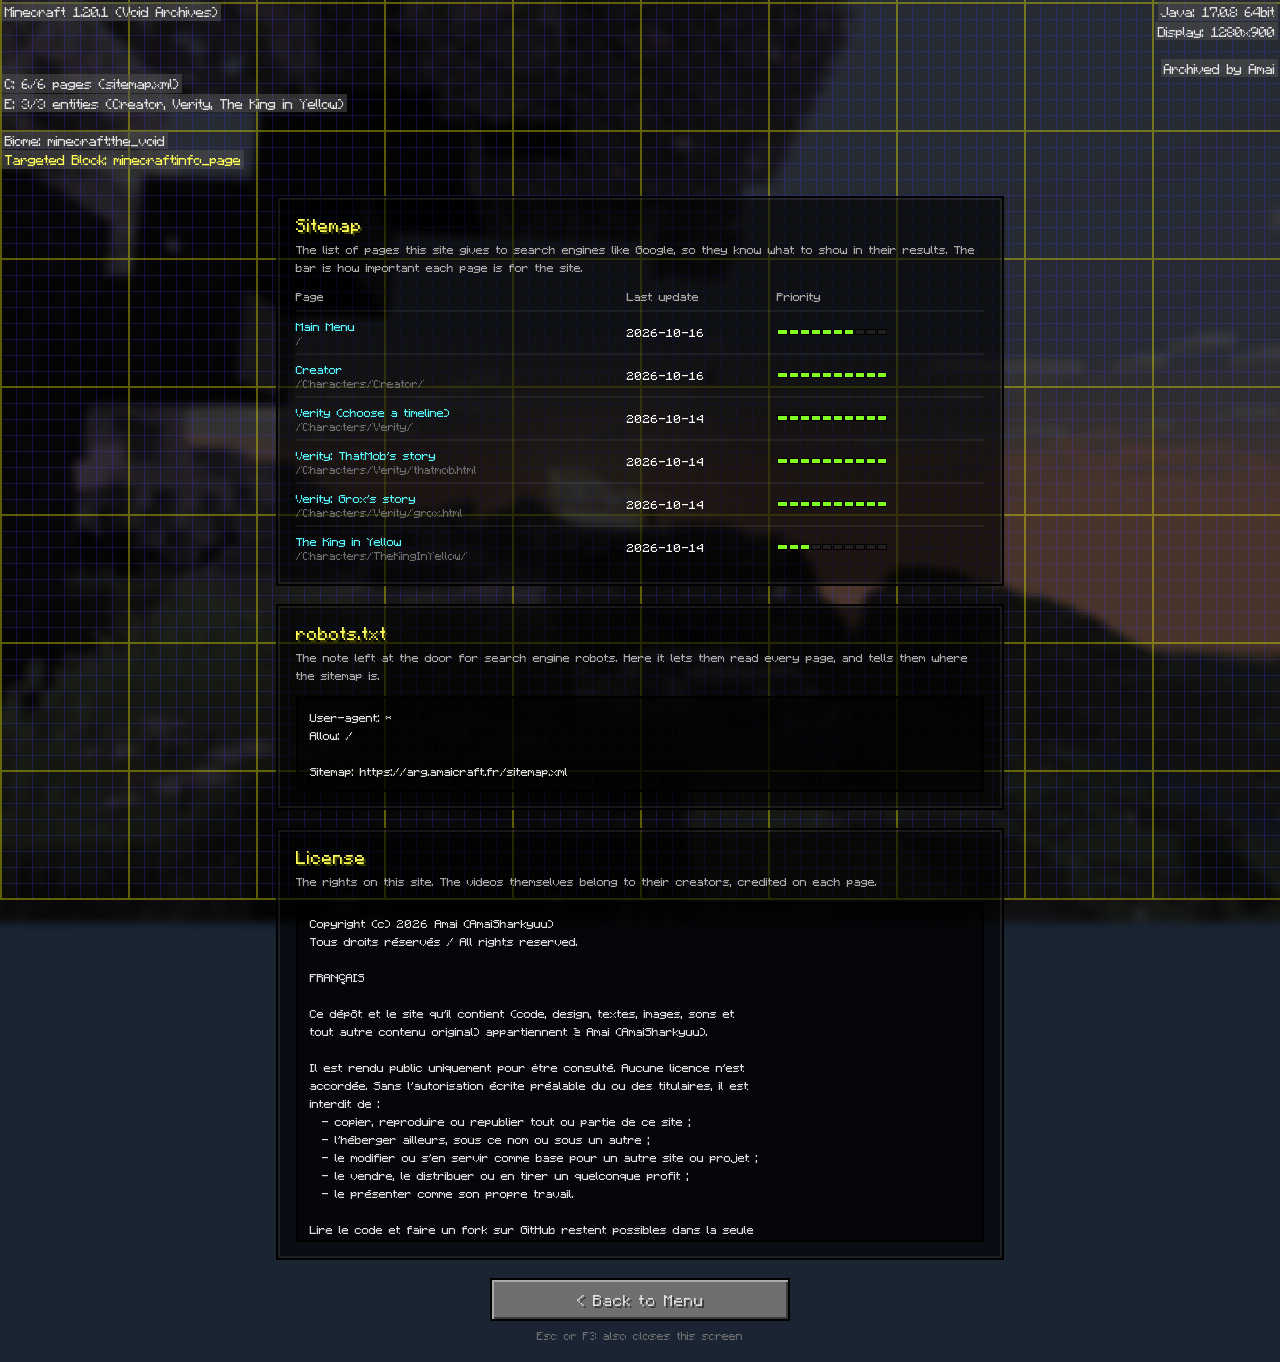
<file: info.html>
<!DOCTYPE html>
<html lang="en">
<head>
    <meta charset="UTF-8">
    <meta name="viewport" content="width=device-width, initial-scale=1.0">
    <link rel="icon" type="image/webp" href="Characters/Verity/Verity.webp">
    <title>More Info · Void Archives</title>
    <meta name="description" content="Debug screen of Void Archives: site version, sitemap, robots.txt and license.">
    <style>
        @font-face {
            font-family: 'Minecraftia';
            src: local('Minecraftia'), url('Minecraftia.woff') format('woff');
        }

        html { scrollbar-width: thin; scrollbar-color: #555 #111; }

        * { box-sizing: border-box; }

        body {
            font-family: 'Minecraftia', 'Courier New', monospace;
            background: #1a2433;
            color: #fff;
            margin: 0;
            image-rendering: pixelated;
        }

        /* Le panorama de l'écran titre, flouté et quadrillé par les bordures de chunks */
        .cube-scene {
            position: fixed;
            inset: 0;
            overflow: hidden;
            z-index: -2;
            filter: blur(4px) brightness(0.45) saturate(0.4);
            transform: scale(1.05);
        }
        .cube { position: absolute; left: 50%; top: 50%; width: 0; height: 0; transform-style: preserve-3d; }
        .cube > div {
            position: absolute;
            width: 2052px;
            height: 2052px;
            margin: -1026px 0 0 -1026px;
            background-size: 100% 100%;
            backface-visibility: hidden;
        }
        .cube .f0 { background-image: url('Panorama/panorama_0.webp'); transform: translateZ(-1024px); }
        .cube .f1 { background-image: url('Panorama/panorama_1.webp'); transform: rotateY(-90deg) translateZ(-1024px); }
        .cube .f2 { background-image: url('Panorama/panorama_2.webp'); transform: rotateY(180deg) translateZ(-1024px); }
        .cube .f3 { background-image: url('Panorama/panorama_3.webp'); transform: rotateY(90deg) translateZ(-1024px); }
        .cube .f4 { background-image: url('Panorama/panorama_4.webp'); transform: rotateX(-90deg) translateZ(-1024px); }
        .cube .f5 { background-image: url('Panorama/panorama_5.webp'); transform: rotateX(90deg) translateZ(-1024px); }
        .chunks {
            position: fixed;
            inset: 0;
            z-index: -1;
            pointer-events: none;
            opacity: 0.35;
            background:
                repeating-linear-gradient(90deg, #ffff00 0 2px, transparent 2px 128px),
                repeating-linear-gradient(0deg, #ffff00 0 2px, transparent 2px 128px),
                repeating-linear-gradient(90deg, rgba(64, 64, 255, 0.7) 0 1px, transparent 1px 16px),
                repeating-linear-gradient(0deg, rgba(64, 64, 255, 0.7) 0 1px, transparent 1px 16px);
            background-position: center;
        }

        /* =========================================================
           ÉCRAN F3 : les mêmes lignes que sur le menu, à la même place
           ========================================================= */
        .debug {
            display: flex;
            justify-content: space-between;
            gap: 20px;
            padding: 2px;
            font-size: 11px;
            line-height: 1.5;
        }
        .debug p {
            display: table;
            margin: 0 0 1px;
            padding: 2px 3px 0;
            min-height: 1.5em;
            background: rgba(80, 80, 80, 0.56);
            color: #e0e0e0;
        }
        .debug p.gap { background: none; }
        .debug .r p { margin-left: auto; }
        .debug .y { color: #ffff55; }
        .debug a { color: inherit; }

        /* =========================================================
           CONTENU
           ========================================================= */
        main { max-width: 760px; margin: 0 auto; padding: 24px 16px 20px; }

        .panel {
            margin: 0 0 18px;
            padding: 16px 18px;
            background: rgba(0, 0, 0, 0.6);
            border: 2px solid #000;
            box-shadow: inset 0 0 0 2px rgba(255, 255, 255, 0.08);
        }
        .panel h2 {
            margin: 0 0 4px;
            font-weight: normal;
            font-size: 14px;
            color: #ffff55;
            text-shadow: 2px 2px 0 #3f3f00;
        }
        .panel .what { margin: 0 0 12px; font-size: 10px; line-height: 1.8; color: #aaaaaa; }
        pre {
            margin: 0;
            padding: 10px 12px;
            background: rgba(0, 0, 0, 0.55);
            border: 2px solid #000;
            font-family: inherit;
            font-size: 10px;
            line-height: 1.8;
            color: #e0e0e0;
            white-space: pre-wrap;
            word-break: break-word;
            max-height: 340px;
            overflow: auto;
        }

        /* Sitemap : une ligne par page, la priorité en barre d'expérience */
        .pages { width: 100%; border-collapse: collapse; font-size: 10px; }
        .pages th { text-align: left; font-weight: normal; color: #aaaaaa; padding: 0 8px 6px 0; }
        .pages td { padding: 6px 8px 6px 0; border-top: 2px solid rgba(255, 255, 255, 0.06); vertical-align: middle; }
        .pages a { color: #55ffff; text-decoration: none; }
        .pages a:hover { color: #ffffa0; text-decoration: underline; }
        .pages small { display: block; color: #6f6f6f; font-size: 9px; }
        .xp { display: flex; gap: 1px; width: 110px; }
        .xp i { flex: 1; height: 6px; background: #202020; border: 1px solid #000; }
        .xp i.on { background: #80ff20; }

        .mc-btn {
            display: block;
            max-width: 300px;
            margin: 8px auto 0;
            text-align: center;
            font-family: inherit;
            background: #6f6f6f;
            border: 2px solid #000;
            box-shadow: inset 2px 2px 0 #aaaaaa, inset -2px -2px 0 #3c3c3c;
            padding: 10px 12px;
            color: #e0e0e0;
            text-decoration: none;
            font-size: 13px;
            text-shadow: 2px 2px 0 #383838;
        }
        .mc-btn:hover { background: #7e86b8; box-shadow: inset 2px 2px 0 #bec6ff, inset -2px -2px 0 #3a4170; color: #ffffa0; }
        .hint { text-align: center; font-size: 9px; color: #6f6f6f; margin: 8px 0 0; }

        /* En arrivant du menu : les panneaux apparaissent un par un, par à-coups */
        .arrive .panel, .arrive .back { animation: pop 0.3s steps(4) both; }
        .arrive .panel:nth-child(2) { animation-delay: 0.12s; }
        .arrive .panel:nth-child(3) { animation-delay: 0.24s; }
        .arrive .back { animation-delay: 0.36s; }
        @keyframes pop {
            from { opacity: 0; transform: translateY(12px); }
            to   { opacity: 1; transform: none; }
        }

        @media (max-width: 560px) {
            .debug { flex-direction: column; gap: 0; }
            .debug .r p { margin-left: 0; }
            .pages .when { display: none; }
        }
        @media (prefers-reduced-motion: reduce) {
            *, *::before, *::after { animation: none !important; transition: none !important; }
        }
    </style>
    <script src="version.js"></script>
</head>
<body>

    <div class="cube-scene" id="cubeScene">
        <div class="cube" id="cube">
            <div class="f0"></div><div class="f1"></div><div class="f2"></div>
            <div class="f3"></div><div class="f4"></div><div class="f5"></div>
        </div>
    </div>
    <div class="chunks"></div>

    <div class="debug">
        <div class="l">
            <p id="vLine">Minecraft 1.20.1 (Void Archives)</p>
            <p id="vMessage" class="gap"></p>
            <p id="vDate" class="gap"></p>
            <p class="gap"></p>
            <p>C: <span id="pageCount">?</span> pages (sitemap.xml)</p>
            <p>E: 3/3 entities (Creator, Verity, The King in Yellow)</p>
            <p class="gap"></p>
            <p>Biome: minecraft:the_void</p>
            <p><span class="y">Targeted Block: minecraft:info_page</span></p>
        </div>
        <div class="r">
            <p>Java: 17.0.8 64bit</p>
            <p id="display">Display: ?</p>
            <p class="gap"></p>
            <p>Archived by Amai</p>
        </div>
    </div>

    <main id="main">

        <section class="panel">
            <h2>Sitemap</h2>
            <p class="what">The list of pages this site gives to search engines like Google, so they know what to show in their results. The bar is how important each page is for the site.</p>
            <table class="pages">
                <thead><tr><th>Page</th><th class="when">Last update</th><th>Priority</th></tr></thead>
                <tbody id="sitemap"><tr><td colspan="3">Loading sitemap.xml...</td></tr></tbody>
            </table>
        </section>

        <section class="panel">
            <h2>robots.txt</h2>
            <p class="what">The note left at the door for search engine robots. Here it lets them read every page, and tells them where the sitemap is.</p>
            <pre id="robots">Loading robots.txt...</pre>
        </section>

        <section class="panel">
            <h2>License</h2>
            <p class="what">The rights on this site. The videos themselves belong to their creators, credited on each page.</p>
            <pre id="license">Loading LICENSE...</pre>
        </section>

        <a href="./" class="mc-btn back">&lt; Back to Menu</a>
        <p class="hint">Esc or F3 also closes this screen</p>
    </main>

    <script>
        var CALM = window.matchMedia("(prefers-reduced-motion: reduce)").matches;

        // Arrivée depuis le bouton More Info : les panneaux entrent l'un après l'autre
        if (location.hash === "#f3") {
            document.getElementById("main").classList.add("arrive");
            history.replaceState(null, "", location.pathname);
        }

        // Le panorama tourne lentement derrière le flou
        (function () {
            var scene = document.getElementById("cubeScene");
            var cube = document.getElementById("cube");
            var FOV = 75, yaw = 0, last = performance.now();
            function fit() {
                var p = innerHeight / 2 / Math.tan(FOV * Math.PI / 360);
                scene.style.perspective = p + "px";
                cube.dataset.p = p;
            }
            function frame(now) {
                yaw = (yaw + (now - last) * 0.003) % 360;
                last = now;
                cube.style.transform = "translateZ(" + cube.dataset.p + "px) rotateX(8deg) rotateY(" + yaw.toFixed(3) + "deg)";
                if (!CALM) requestAnimationFrame(frame);
            }
            fit();
            addEventListener("resize", fit);
            requestAnimationFrame(frame);
        })();

        function show() { document.getElementById("display").textContent = "Display: " + innerWidth + "x" + innerHeight; }
        show();
        addEventListener("resize", show);

        // Version : dernier commit GitHub, sinon rien
        getSiteVersion(function (v) {
            if (!v) return;
            var line = document.getElementById("vLine");
            line.innerHTML = 'Minecraft 1.20.1 (Void Archives/<a target="_blank" rel="noopener"></a>)';
            line.firstElementChild.href = v.url;
            line.firstElementChild.textContent = v.number;
            var msg = document.getElementById("vMessage");
            msg.textContent = "Commit " + v.sha + ": " + v.message;
            msg.className = "";
            var date = document.getElementById("vDate");
            date.textContent = "Updated: " + new Date(v.date).toLocaleDateString("en-GB", { day: "numeric", month: "long", year: "numeric" });
            date.className = "";
        });

        // Noms lisibles des pages du sitemap
        var NAMES = {
            "/": "Main Menu",
            "/Characters/Creator/": "Creator",
            "/Characters/Verity/": "Verity (choose a timeline)",
            "/Characters/Verity/thatmob.html": "Verity: ThatMob's story",
            "/Characters/Verity/grox.html": "Verity: Grox's story",
            "/Characters/TheKingInYellow/": "The King in Yellow"
        };

        function text(file) {
            return fetch(file, { cache: "no-cache" }).then(function (r) { if (!r.ok) throw r.status; return r.text(); });
        }

        text("sitemap.xml").then(function (xml) {
            var doc = new DOMParser().parseFromString(xml, "application/xml");
            var urls = Array.prototype.slice.call(doc.getElementsByTagName("url"));
            var body = document.getElementById("sitemap");
            body.innerHTML = "";
            urls.forEach(function (u) {
                var loc = u.getElementsByTagName("loc")[0].textContent;
                var path = new URL(loc).pathname;
                var mod = u.getElementsByTagName("lastmod")[0];
                var prio = u.getElementsByTagName("priority")[0];
                var p = prio ? parseFloat(prio.textContent) : 0.5;

                var tr = document.createElement("tr");
                var a = document.createElement("a");
                a.href = "." + path;
                a.textContent = NAMES[path] || path;
                var small = document.createElement("small");
                small.textContent = path;
                var td1 = document.createElement("td");
                td1.append(a, small);
                var td2 = document.createElement("td");
                td2.className = "when";
                td2.textContent = mod ? mod.textContent : "";
                var td3 = document.createElement("td");
                var xp = document.createElement("div");
                xp.className = "xp";
                xp.title = "Priority " + p.toFixed(1);
                for (var i = 0; i < 10; i++) {
                    var seg = document.createElement("i");
                    if (i < Math.round(p * 10)) seg.className = "on";
                    xp.appendChild(seg);
                }
                td3.appendChild(xp);
                tr.append(td1, td2, td3);
                body.appendChild(tr);
            });
            document.getElementById("pageCount").textContent = urls.length + "/" + urls.length;
        }).catch(function () {
            document.getElementById("sitemap").innerHTML = "<tr><td colspan=3>Could not read sitemap.xml</td></tr>";
        });

        text("robots.txt").then(function (t) { document.getElementById("robots").textContent = t.trim(); })
            .catch(function () { document.getElementById("robots").textContent = "Could not read robots.txt"; });
        text("LICENSE").then(function (t) { document.getElementById("license").textContent = t.trim(); })
            .catch(function () { document.getElementById("license").textContent = "Could not read LICENSE"; });

        // Échap ou F3 referment l'écran de debug
        addEventListener("keydown", function (e) {
            if (e.key === "Escape" || e.key === "F3") { e.preventDefault(); location.href = "./"; }
        });
    </script>
</body>
</html>
</file>
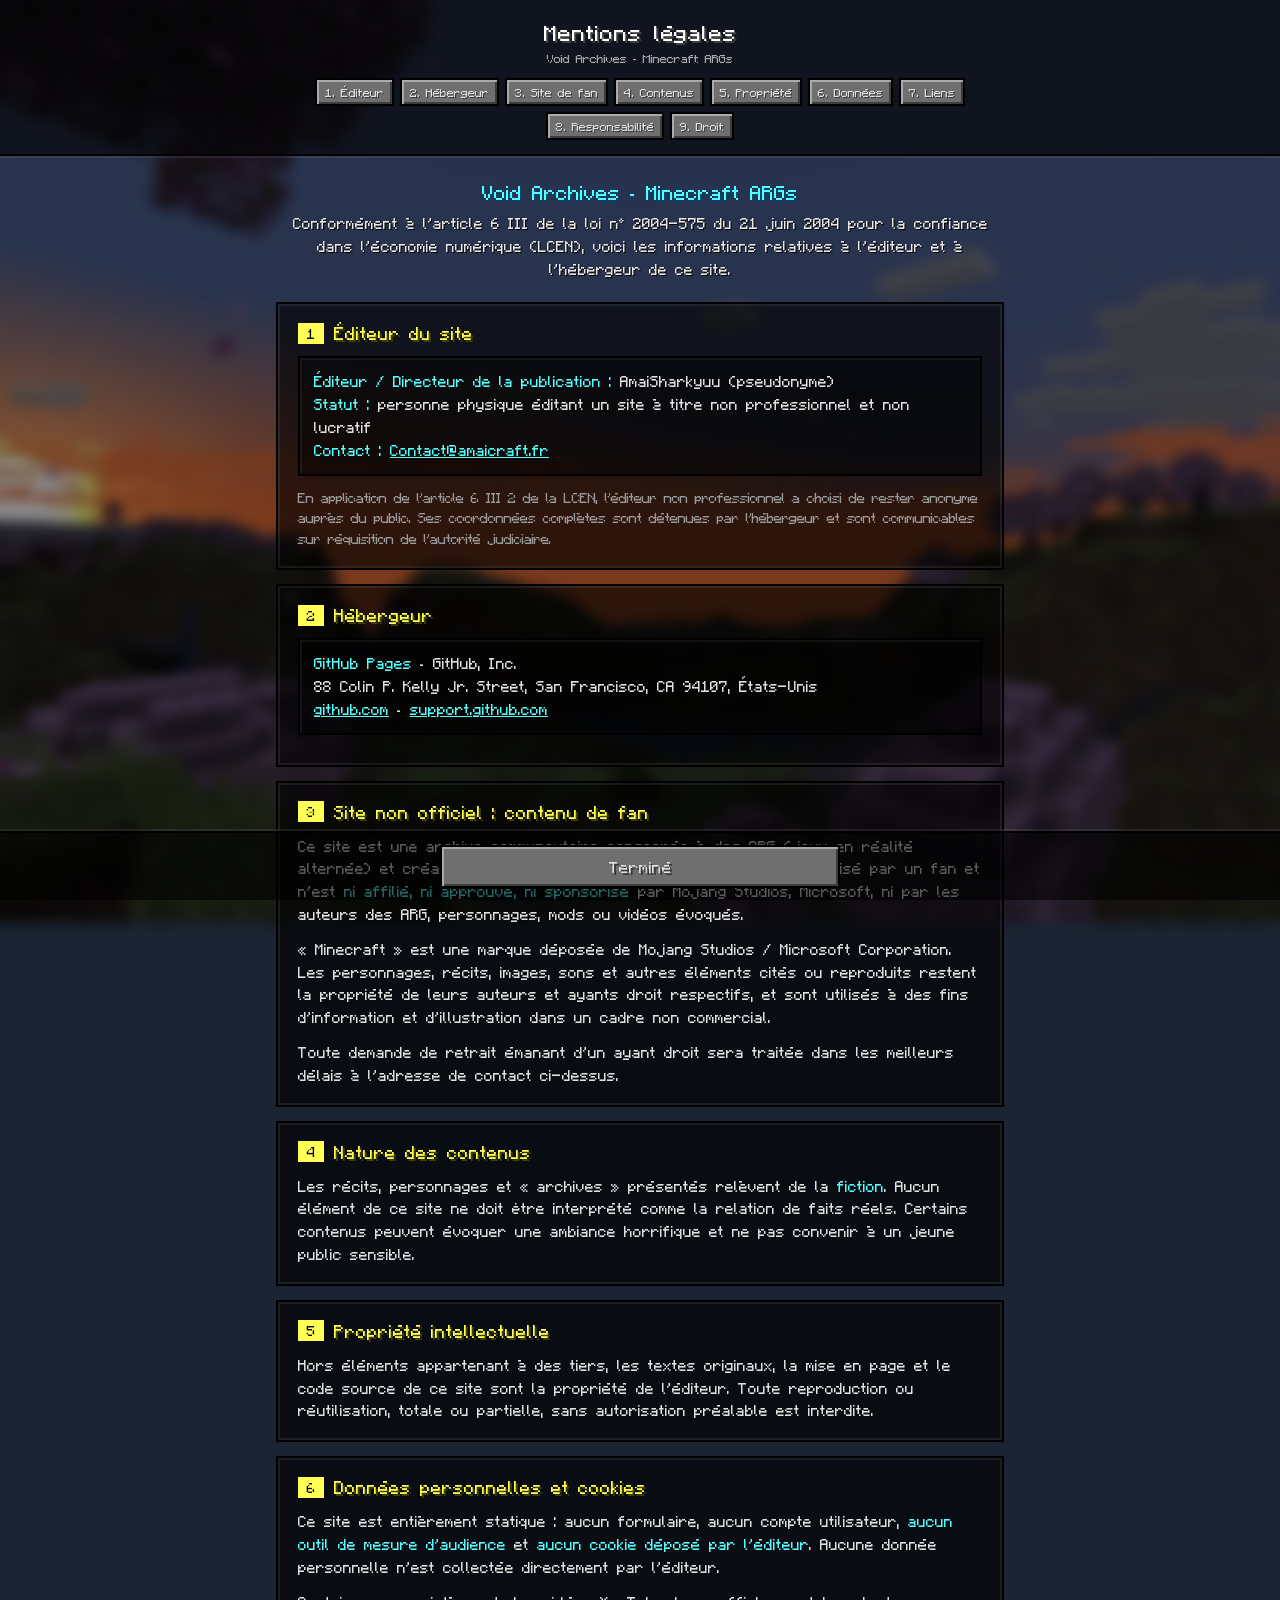
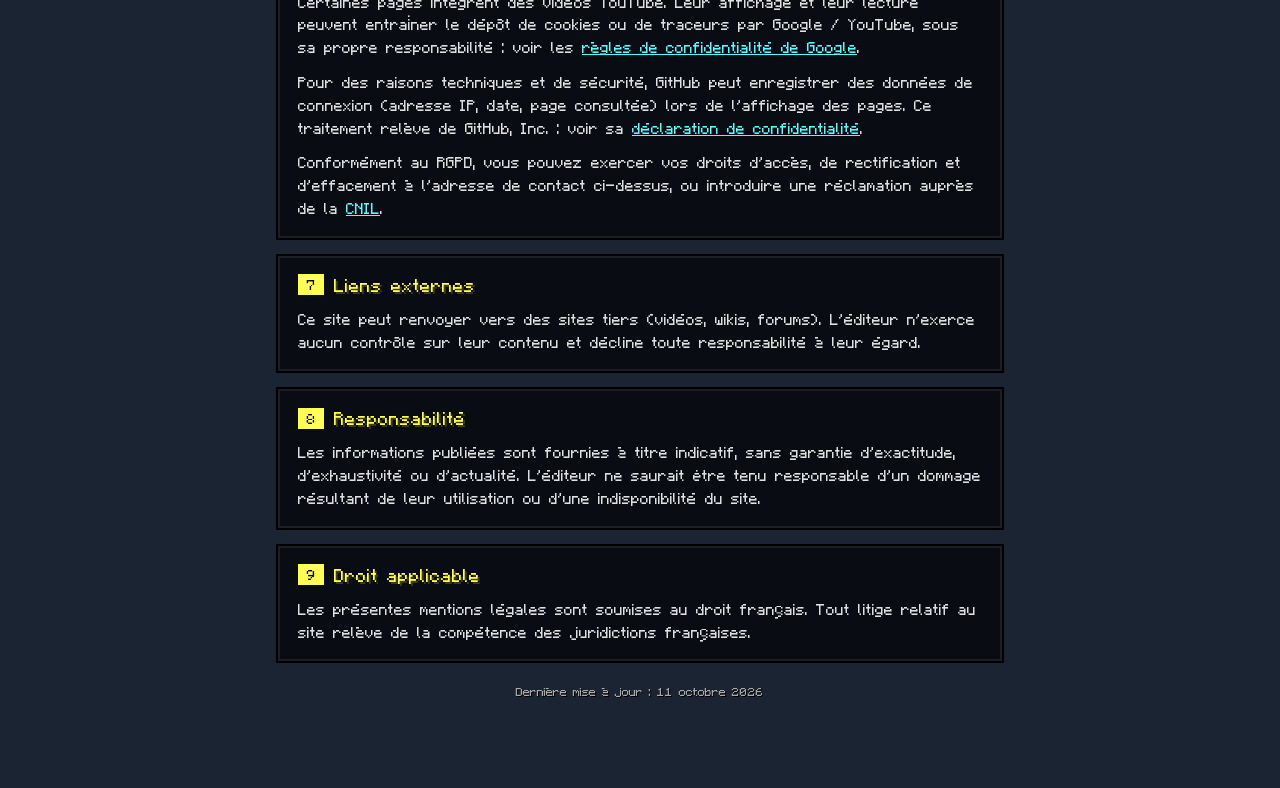
<file: mentions-legales.html>
<!DOCTYPE html>
<html lang="fr">
<head>
    <meta charset="UTF-8">
    <meta name="viewport" content="width=device-width, initial-scale=1.0">
    <link rel="icon" type="image/webp" href="Characters/Verity/Verity.webp">
    <title>Mentions légales · Void Archives</title>
    <meta name="description" content="Mentions légales du site Void Archives : éditeur, hébergeur, propriété intellectuelle et données personnelles.">
    <meta name="robots" content="noindex, follow">
    <style>
        @font-face {
            font-family: 'Minecraftia';
            src: local('Minecraftia'), url('Minecraftia.woff') format('woff');
        }

        html { scrollbar-width: thin; scrollbar-color: #555 #111; scroll-behavior: smooth; }

        :root {
            --accent: #55ffff;
            --accent-dark: #004466;
            --gray: #aaaaaa;
        }

        * { box-sizing: border-box; }

        body {
            font-family: 'Minecraftia', 'Courier New', monospace;
            background: #1a2433;
            color: #fff;
            margin: 0;
            image-rendering: pixelated;
        }

        /* Le panorama de l'écran titre, flouté, comme derrière les menus du jeu */
        .cube-scene {
            position: fixed;
            inset: 0;
            overflow: hidden;
            z-index: -2;
            filter: blur(6px) brightness(0.55);
            transform: scale(1.05);
        }
        .cube { position: absolute; left: 50%; top: 50%; width: 0; height: 0; transform-style: preserve-3d; }
        .cube > div {
            position: absolute;
            width: 2052px;
            height: 2052px;
            margin: -1026px 0 0 -1026px;
            background-size: 100% 100%;
            backface-visibility: hidden;
        }
        .cube .f0 { background-image: url('Panorama/panorama_0.webp'); transform: translateZ(-1024px); }
        .cube .f1 { background-image: url('Panorama/panorama_1.webp'); transform: rotateY(-90deg) translateZ(-1024px); }
        .cube .f2 { background-image: url('Panorama/panorama_2.webp'); transform: rotateY(180deg) translateZ(-1024px); }
        .cube .f3 { background-image: url('Panorama/panorama_3.webp'); transform: rotateY(90deg) translateZ(-1024px); }
        .cube .f4 { background-image: url('Panorama/panorama_4.webp'); transform: rotateX(-90deg) translateZ(-1024px); }
        .cube .f5 { background-image: url('Panorama/panorama_5.webp'); transform: rotateX(90deg) translateZ(-1024px); }

        /* =========================================================
           EN-TÊTE, comme le titre d'un écran de menu
           ========================================================= */
        header {
            position: sticky;
            top: 0;
            z-index: 10;
            text-align: center;
            padding: 18px 16px 14px;
            background: rgba(0, 0, 0, 0.6);
            border-bottom: 2px solid #000;
            box-shadow: 0 2px 0 rgba(255, 255, 255, 0.08);
        }
        header h1 {
            margin: 0;
            font-weight: normal;
            font-size: 18px;
            color: #fff;
            text-shadow: 2px 2px 0 #3f3f3f;
        }
        header p { margin: 4px 0 0; font-size: 10px; color: var(--gray); }

        /* Sommaire : petits boutons Minecraft */
        .toc {
            display: flex;
            flex-wrap: wrap;
            justify-content: center;
            gap: 6px;
            margin: 12px auto 0;
            max-width: 760px;
        }
        .toc a {
            font-size: 10px;
            color: #e0e0e0;
            text-decoration: none;
            background: #6f6f6f;
            border: 2px solid #000;
            box-shadow: inset 2px 2px 0 #aaaaaa, inset -2px -2px 0 #3c3c3c;
            padding: 4px 8px;
            text-shadow: 1px 1px 0 #383838;
        }
        .toc a:hover { background: #7e86b8; box-shadow: inset 2px 2px 0 #bec6ff, inset -2px -2px 0 #3a4170; color: #ffffa0; }

        /* =========================================================
           CONTENU
           ========================================================= */
        main { max-width: 760px; margin: 0 auto; padding: 24px 16px 20px; }

        .intro {
            font-size: 12px;
            line-height: 1.9;
            color: #e8e8e8;
            text-align: center;
            margin: 0 0 22px;
            text-shadow: 1px 1px 0 #000;
        }
        .site-name {
            text-align: center;
            margin: 0 0 8px;
            font-weight: normal;
            font-size: 16px;
            color: var(--accent);
            text-shadow: 2px 2px 0 var(--accent-dark);
        }

        section {
            background: rgba(0, 0, 0, 0.62);
            border: 2px solid #000;
            box-shadow: inset 0 0 0 2px rgba(255, 255, 255, 0.07);
            padding: 18px 20px;
            margin-bottom: 14px;
            scroll-margin-top: 130px;
        }
        section h2 {
            display: flex;
            align-items: center;
            gap: 10px;
            margin: 0 0 12px;
            font-weight: normal;
            font-size: 14px;
            color: #ffff55;
            text-shadow: 2px 2px 0 #3f3f00;
        }
        section h2 span {
            display: inline-block;
            min-width: 26px;
            text-align: center;
            font-size: 11px;
            color: #000;
            background: #ffff55;
            padding: 2px 6px;
            text-shadow: none;
        }
        section p { margin: 0 0 12px; font-size: 12px; line-height: 1.9; color: #e0e0e0; }
        section p:last-child { margin-bottom: 0; }
        strong { color: var(--accent); font-weight: normal; }
        a { color: var(--accent); }
        a:hover { color: #ffffa0; }

        .info-box {
            background: rgba(0, 0, 0, 0.5);
            border: 2px solid #000;
            box-shadow: inset 2px 2px 0 rgba(255,255,255,0.06);
            padding: 12px 14px;
            margin: 0 0 12px;
        }
        .info-box p { margin: 0 0 8px; }
        .small { font-size: 11px !important; color: #9a9a9a !important; }

        .updated { text-align: center; font-size: 10px; color: var(--gray); margin: 20px 0 0; text-shadow: 1px 1px 0 #000; }

        /* Bouton « Terminé » en bas, comme dans les menus */
        .done-bar {
            position: sticky;
            bottom: 0;
            padding: 12px 16px;
            background: rgba(0, 0, 0, 0.6);
            border-top: 2px solid #000;
            box-shadow: 0 -2px 0 rgba(255, 255, 255, 0.08);
            display: flex;
            justify-content: center;
        }
        .mc-btn {
            display: block;
            width: min(400px, 100%);
            text-align: center;
            font-family: inherit;
            background: #6f6f6f;
            border: 2px solid #000;
            box-shadow: inset 2px 2px 0 #aaaaaa, inset -2px -2px 0 #3c3c3c;
            padding: 10px 12px;
            color: #e0e0e0;
            text-decoration: none;
            font-size: 13px;
            text-shadow: 2px 2px 0 #383838;
        }
        .mc-btn:hover { background: #7e86b8; box-shadow: inset 2px 2px 0 #bec6ff, inset -2px -2px 0 #3a4170; color: #ffffa0; }

        @media (prefers-reduced-motion: reduce) {
            html { scroll-behavior: auto; }
        }
    </style>
</head>
<body>

    <div class="cube-scene" id="cubeScene">
        <div class="cube" id="cube">
            <div class="f0"></div><div class="f1"></div><div class="f2"></div>
            <div class="f3"></div><div class="f4"></div><div class="f5"></div>
        </div>
    </div>

    <header>
        <h1>Mentions l&eacute;gales</h1>
        <p>Void Archives &middot; Minecraft ARGs</p>
        <nav class="toc">
            <a href="#editeur">1. &Eacute;diteur</a>
            <a href="#hebergeur">2. H&eacute;bergeur</a>
            <a href="#fan">3. Site de fan</a>
            <a href="#contenus">4. Contenus</a>
            <a href="#pi">5. Propri&eacute;t&eacute;</a>
            <a href="#donnees">6. Donn&eacute;es</a>
            <a href="#liens">7. Liens</a>
            <a href="#responsabilite">8. Responsabilit&eacute;</a>
            <a href="#droit">9. Droit</a>
        </nav>
    </header>

    <main>
        <h2 class="site-name">Void Archives &middot; Minecraft ARGs</h2>
        <p class="intro">Conformément à l'article 6 III de la loi n° 2004-575 du 21 juin 2004 pour la confiance dans l'économie numérique (LCEN), voici les informations relatives à l'éditeur et à l'hébergeur de ce site.</p>

        <section id="editeur">
            <h2><span>1</span> Éditeur du site</h2>
            <div class="info-box">
                <p>
                    <strong>Éditeur / Directeur de la publication :</strong> AmaiSharkyuu (pseudonyme)<br>
                    <strong>Statut :</strong> personne physique éditant un site à titre non professionnel et non lucratif<br>
                    <strong>Contact :</strong> <a href="mailto:Contact@amaicraft.fr">Contact@amaicraft.fr</a>
                </p>
            </div>
            <p class="small">En application de l'article 6 III 2 de la LCEN, l'éditeur non professionnel a choisi de rester anonyme auprès du public. Ses coordonnées complètes sont détenues par l'hébergeur et sont communicables sur réquisition de l'autorité judiciaire.</p>
        </section>

        <section id="hebergeur">
            <h2><span>2</span> Hébergeur</h2>
            <div class="info-box">
                <p>
                    <strong>GitHub Pages</strong> · GitHub, Inc.<br>
                    88 Colin P. Kelly Jr. Street, San Francisco, CA 94107, États-Unis<br>
                    <a href="https://github.com" target="_blank" rel="noopener noreferrer">github.com</a> ·
                    <a href="https://support.github.com" target="_blank" rel="noopener noreferrer">support.github.com</a>
                </p>
            </div>
        </section>

        <section id="fan">
            <h2><span>3</span> Site non officiel : contenu de fan</h2>
            <p>Ce site est une archive communautaire consacrée à des ARG (jeux en réalité alternée) et créations horrifiques inspirés de Minecraft. Il est réalisé par un fan et n'est <strong>ni affilié, ni approuvé, ni sponsorisé</strong> par Mojang Studios, Microsoft, ni par les auteurs des ARG, personnages, mods ou vidéos évoqués.</p>
            <p>« Minecraft » est une marque déposée de Mojang Studios / Microsoft Corporation. Les personnages, récits, images, sons et autres éléments cités ou reproduits restent la propriété de leurs auteurs et ayants droit respectifs, et sont utilisés à des fins d'information et d'illustration dans un cadre non commercial.</p>
            <p>Toute demande de retrait émanant d'un ayant droit sera traitée dans les meilleurs délais à l'adresse de contact ci-dessus.</p>
        </section>

        <section id="contenus">
            <h2><span>4</span> Nature des contenus</h2>
            <p>Les récits, personnages et « archives » présentés relèvent de la <strong>fiction</strong>. Aucun élément de ce site ne doit être interprété comme la relation de faits réels. Certains contenus peuvent évoquer une ambiance horrifique et ne pas convenir à un jeune public sensible.</p>
        </section>

        <section id="pi">
            <h2><span>5</span> Propriété intellectuelle</h2>
            <p>Hors éléments appartenant à des tiers, les textes originaux, la mise en page et le code source de ce site sont la propriété de l'éditeur. Toute reproduction ou réutilisation, totale ou partielle, sans autorisation préalable est interdite.</p>
        </section>

        <section id="donnees">
            <h2><span>6</span> Données personnelles et cookies</h2>
            <p>Ce site est entièrement statique : aucun formulaire, aucun compte utilisateur, <strong>aucun outil de mesure d'audience</strong> et <strong>aucun cookie déposé par l'éditeur</strong>. Aucune donnée personnelle n'est collectée directement par l'éditeur.</p>
            <p>Certaines pages intègrent des vidéos YouTube. Leur affichage et leur lecture peuvent entraîner le dépôt de cookies ou de traceurs par Google / YouTube, sous sa propre responsabilité : voir les <a href="https://policies.google.com/privacy" target="_blank" rel="noopener noreferrer">règles de confidentialité de Google</a>.</p>
            <p>Pour des raisons techniques et de sécurité, GitHub peut enregistrer des données de connexion (adresse IP, date, page consultée) lors de l'affichage des pages. Ce traitement relève de GitHub, Inc. : voir sa <a href="https://docs.github.com/site-policy/privacy-policies/github-privacy-statement" target="_blank" rel="noopener noreferrer">déclaration de confidentialité</a>.</p>
            <p>Conformément au RGPD, vous pouvez exercer vos droits d'accès, de rectification et d'effacement à l'adresse de contact ci-dessus, ou introduire une réclamation auprès de la <a href="https://www.cnil.fr" target="_blank" rel="noopener noreferrer">CNIL</a>.</p>
        </section>

        <section id="liens">
            <h2><span>7</span> Liens externes</h2>
            <p>Ce site peut renvoyer vers des sites tiers (vidéos, wikis, forums). L'éditeur n'exerce aucun contrôle sur leur contenu et décline toute responsabilité à leur égard.</p>
        </section>

        <section id="responsabilite">
            <h2><span>8</span> Responsabilité</h2>
            <p>Les informations publiées sont fournies à titre indicatif, sans garantie d'exactitude, d'exhaustivité ou d'actualité. L'éditeur ne saurait être tenu responsable d'un dommage résultant de leur utilisation ou d'une indisponibilité du site.</p>
        </section>

        <section id="droit">
            <h2><span>9</span> Droit applicable</h2>
            <p>Les présentes mentions légales sont soumises au droit français. Tout litige relatif au site relève de la compétence des juridictions françaises.</p>
        </section>

        <p class="updated">Dernière mise à jour : 11 octobre 2026</p>
    </main>

    <div class="done-bar">
        <a class="mc-btn" href="index.html">Terminé</a>
    </div>

    <script>
        // Panorama qui tourne doucement derrière, flouté comme dans les menus du jeu
        (function () {
            var calm = window.matchMedia("(prefers-reduced-motion: reduce)").matches;
            var scene = document.getElementById("cubeScene");
            var cube = document.getElementById("cube");
            var yaw = 40, last = performance.now(), p = 0;
            function fit() { p = innerHeight / 2 / Math.tan(75 * Math.PI / 360); scene.style.perspective = p + "px"; }
            function frame(now) {
                yaw = (yaw + (now - last) * 0.003) % 360;
                last = now;
                cube.style.transform = "translateZ(" + p + "px) rotateX(8deg) rotateY(" + yaw.toFixed(3) + "deg)";
                if (!calm) requestAnimationFrame(frame);
            }
            fit();
            addEventListener("resize", fit);
            requestAnimationFrame(frame);
        })();
    </script>
</body>
</html>
</file>
